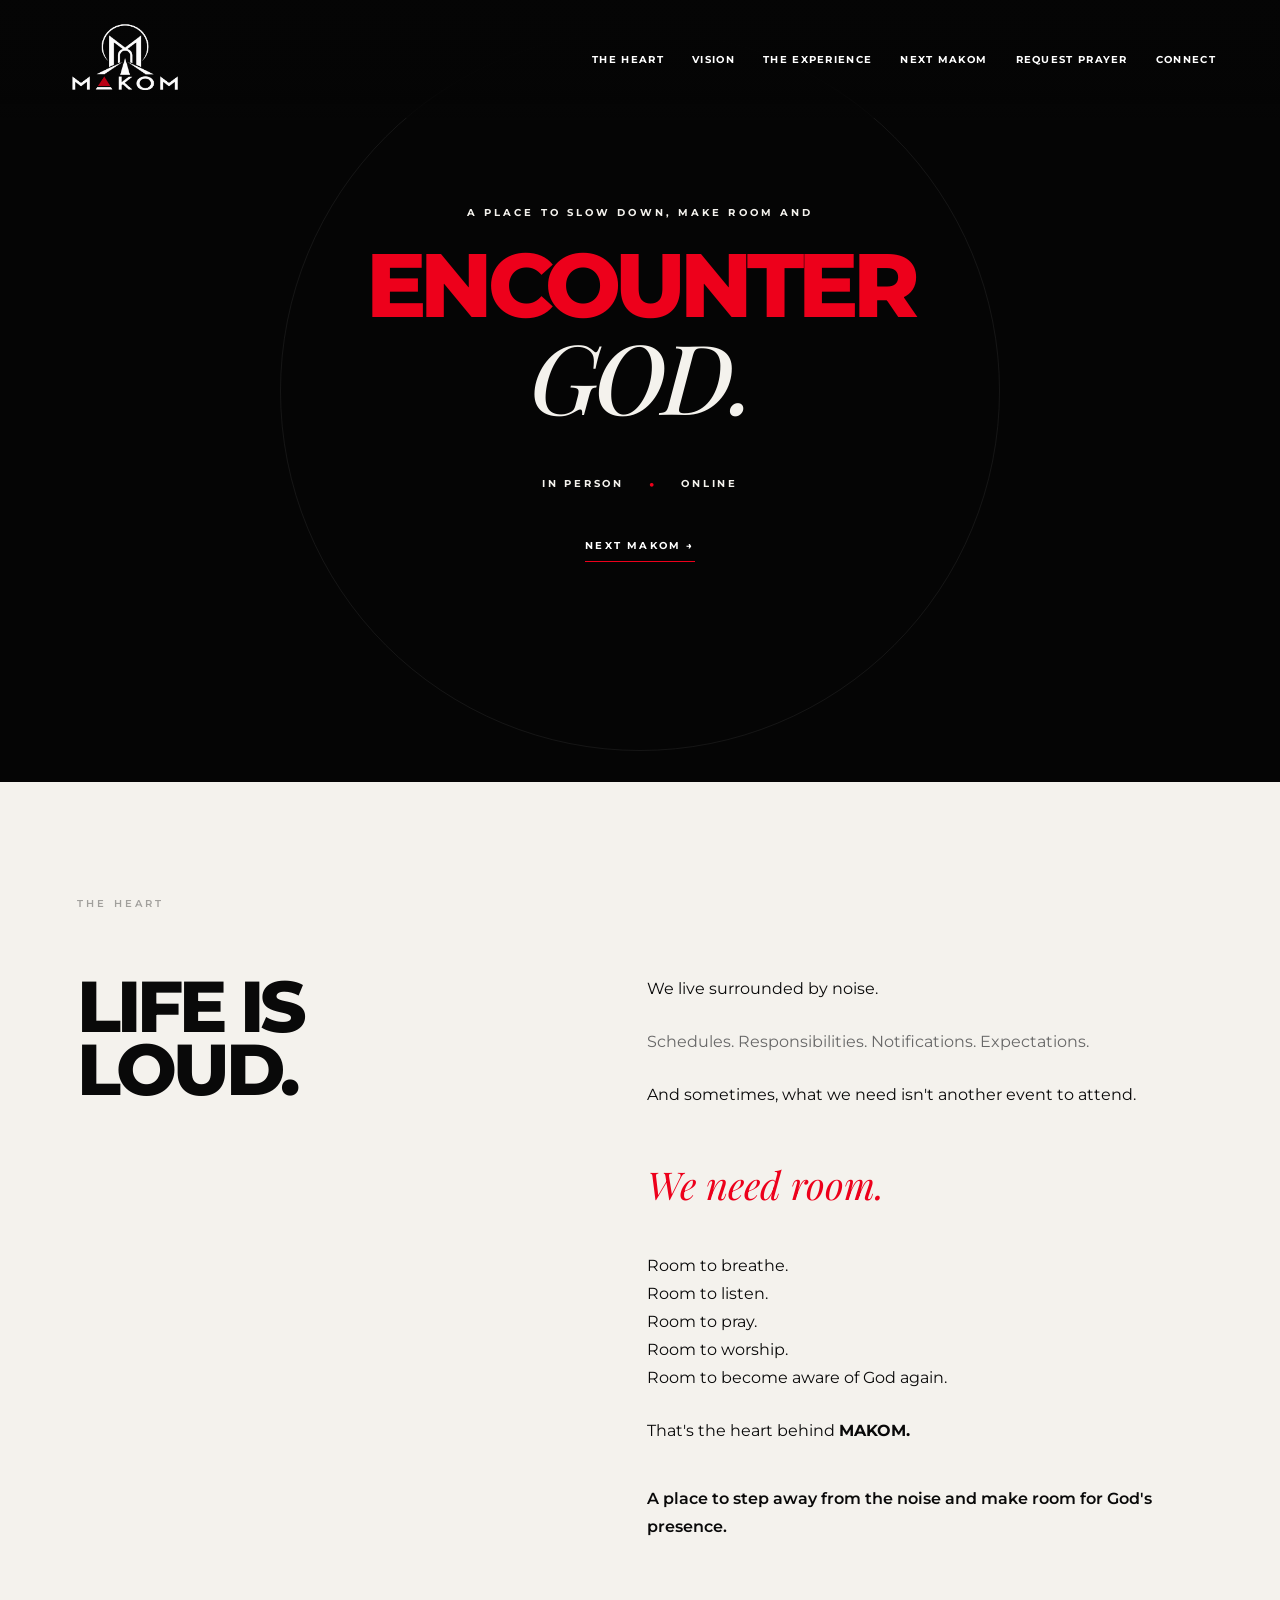
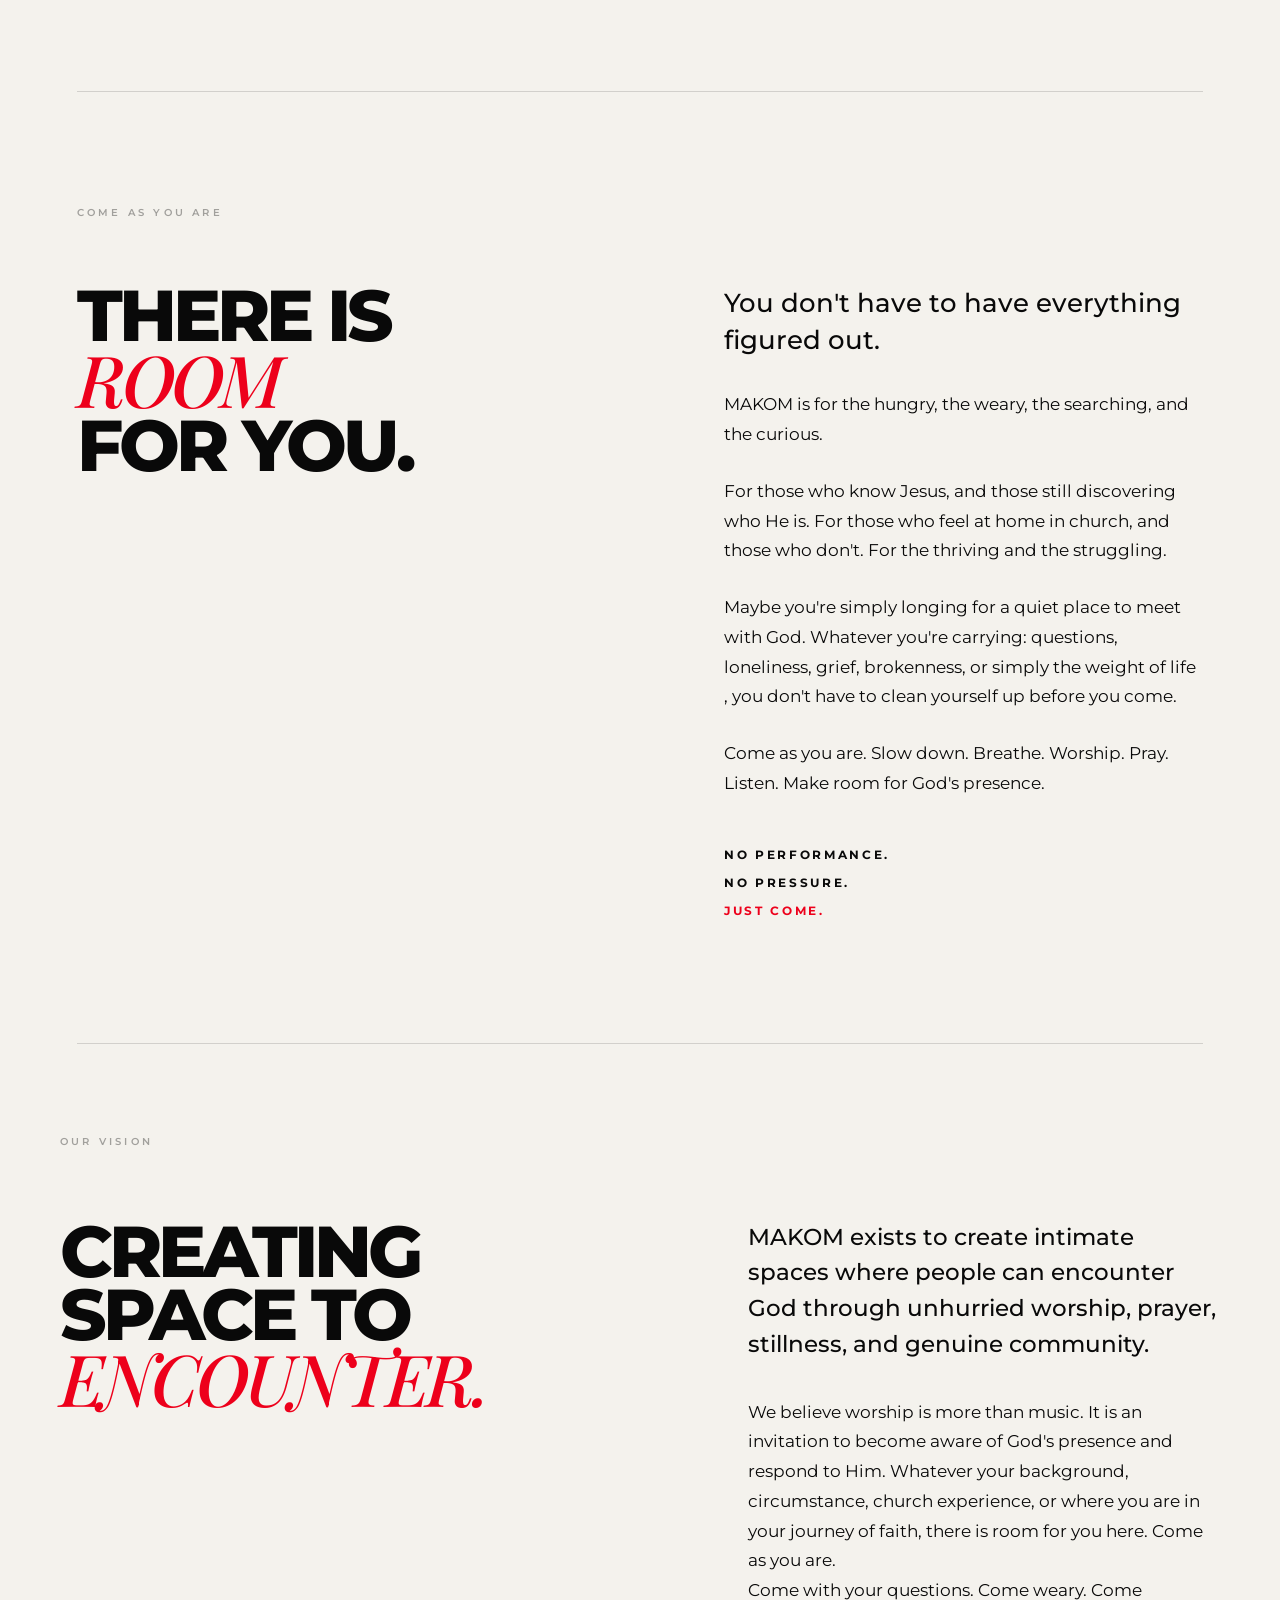
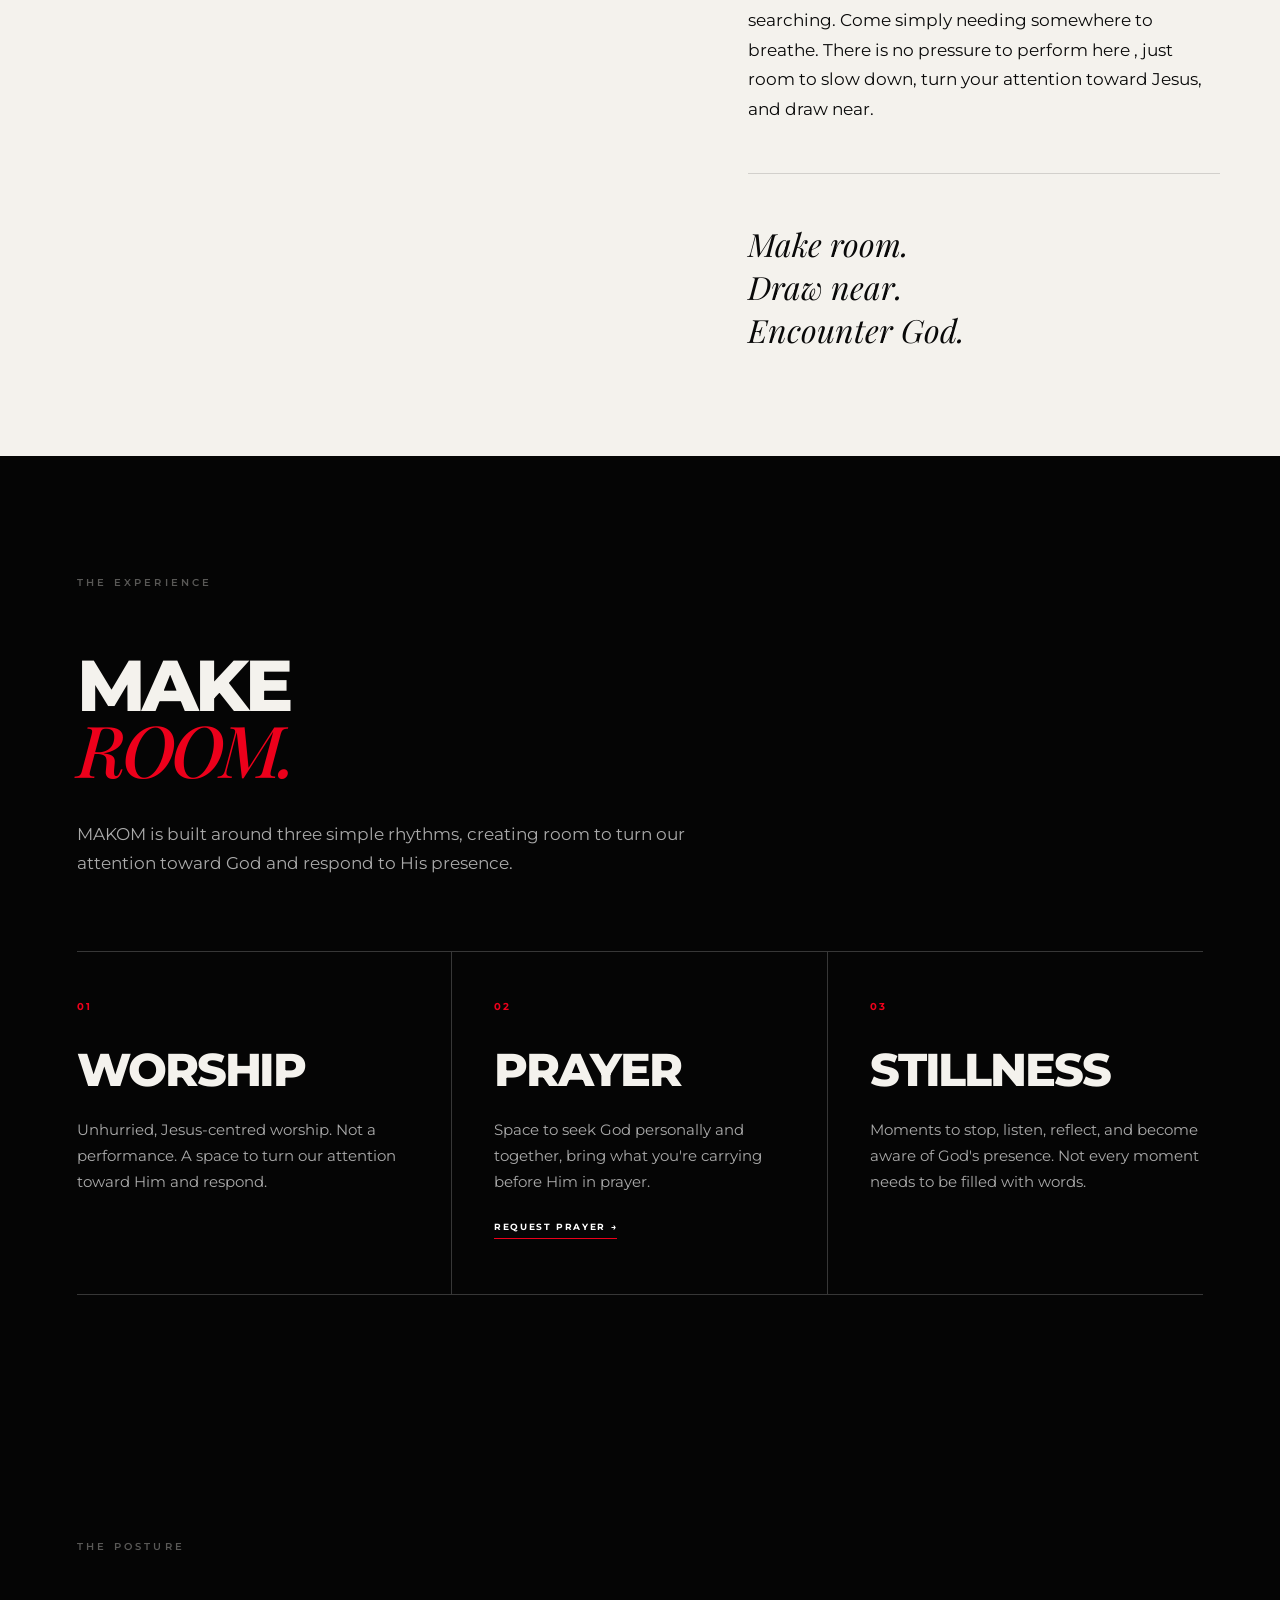
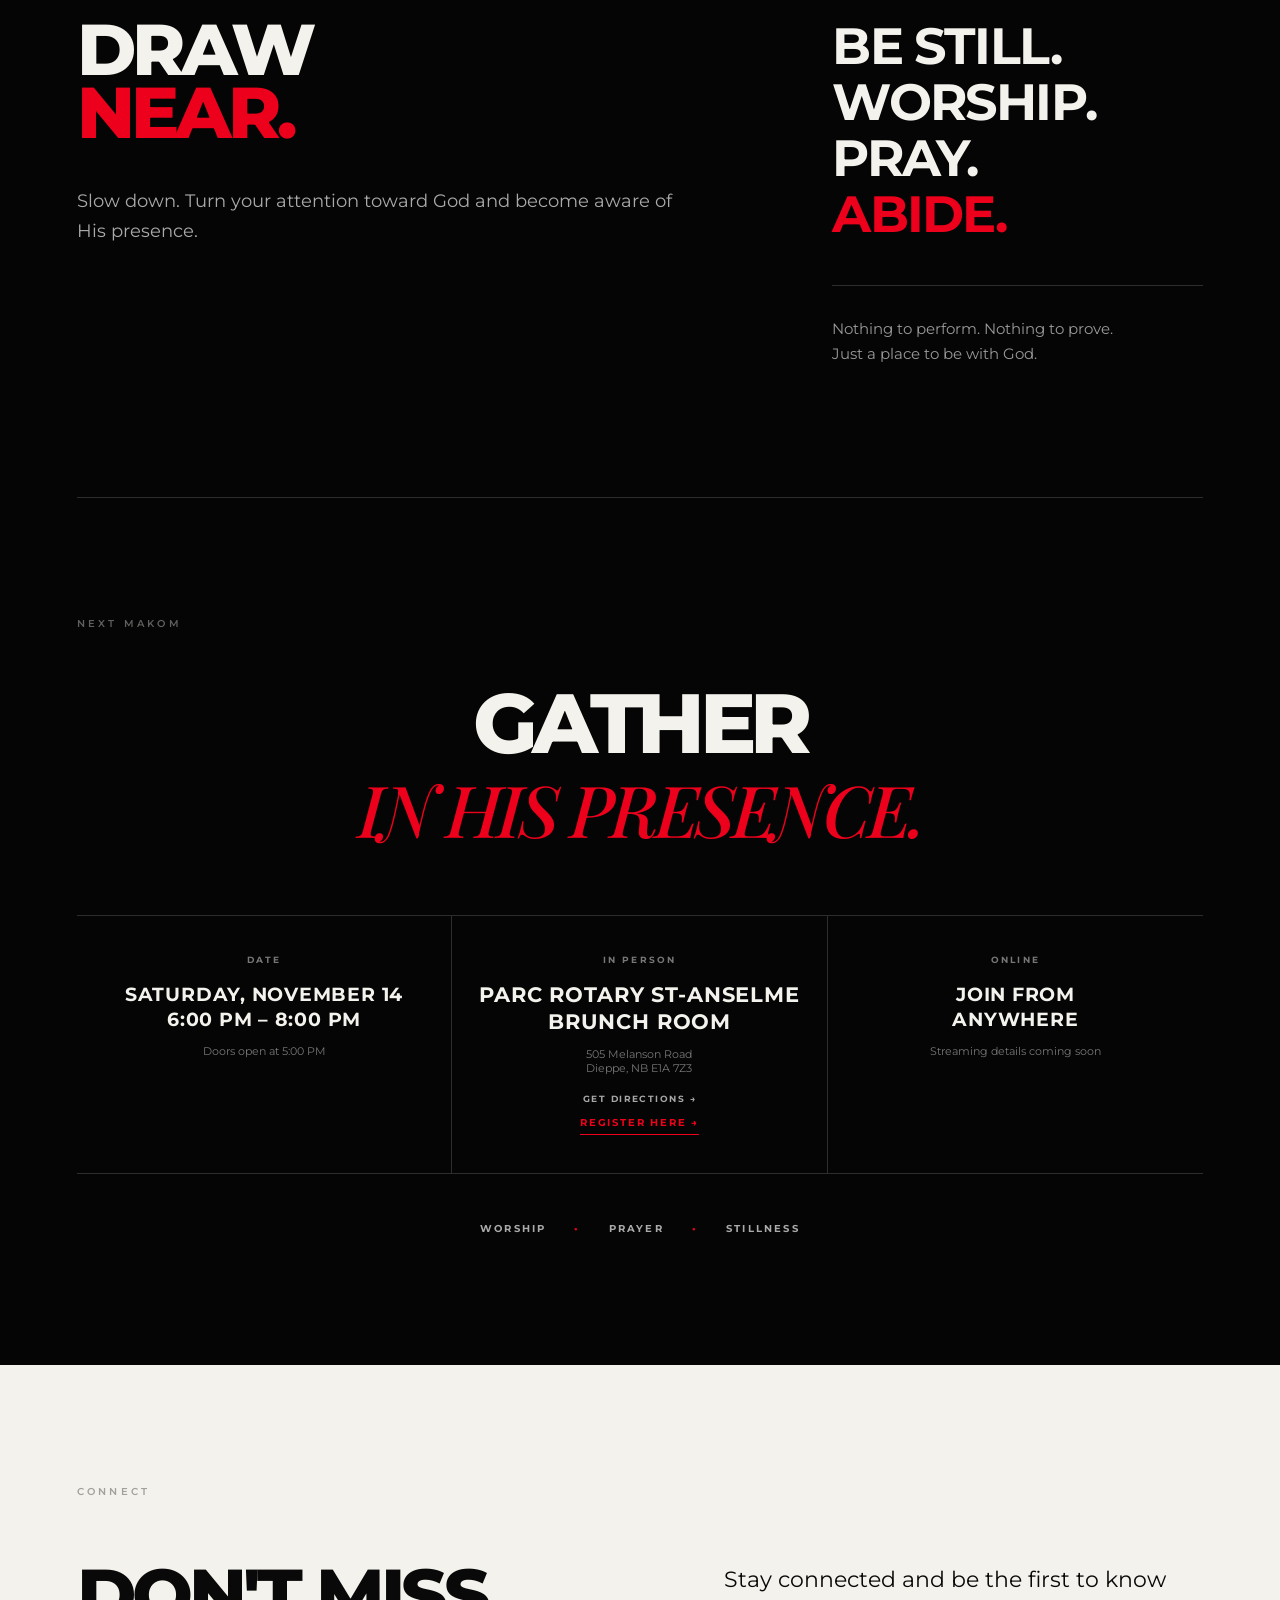
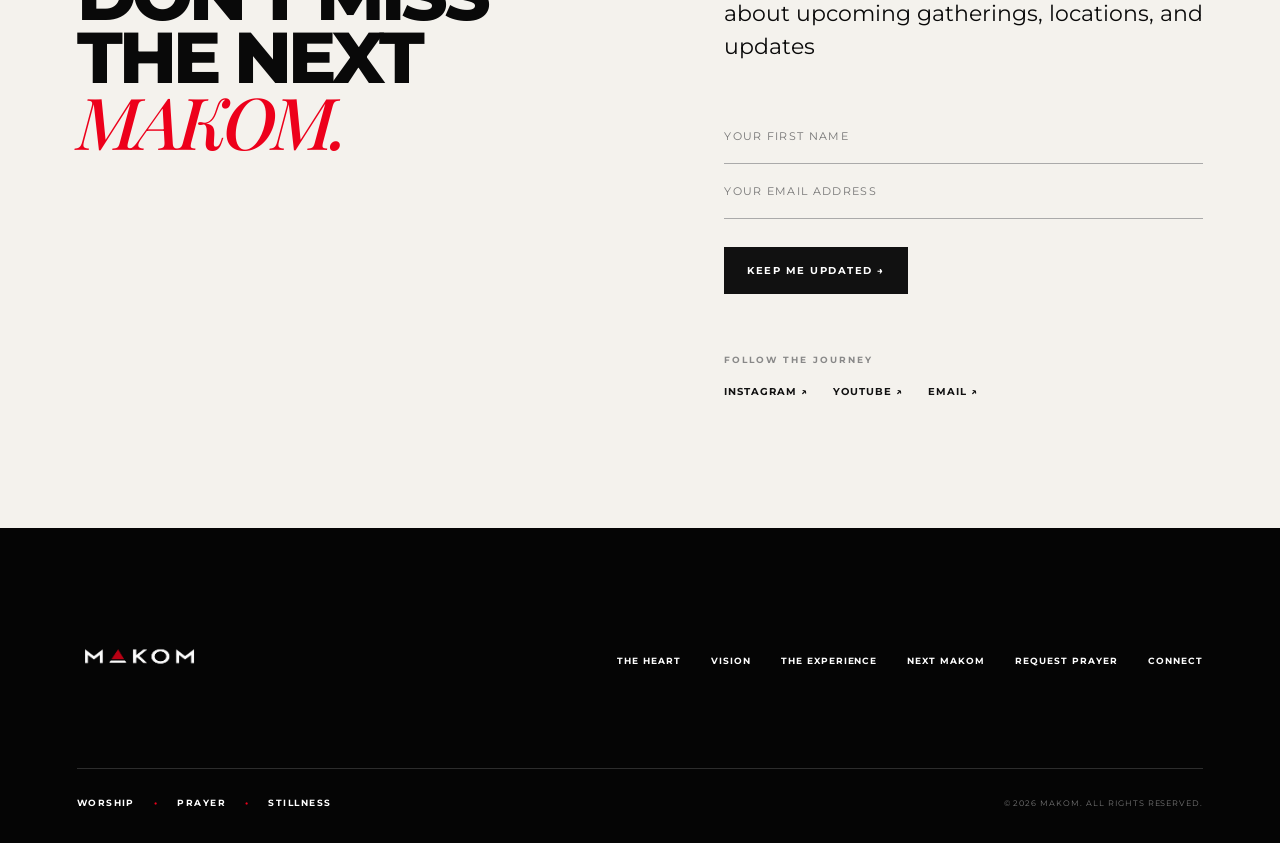
<file: index.html>
<!doctype html>
<html lang="en">

<head>
  <meta charset="UTF-8">
  <meta name="viewport" content="width=device-width, initial-scale=1.0">

  <title>MAKOM | Worship • Prayer • Stillness</title>

  <link rel="icon" type="image/png" href="/Favicon.png">
  <link rel="apple-touch-icon" href="/Favicon.png">

  <link rel="stylesheet" href="styles.css">
</head>

<body>
<header class="nav">

  <a href="#top" class="nav-logo">
    <img src="assets/makom-logo-header.png.png" alt="MAKOM">
  </a>

<!-- Desktop Navigation -->
<nav class="desktop-nav">
  <a href="#heart">The Heart</a>
  <a href="#vision">Vision</a>
  <a href="#gatherings">The Experience</a>
  <a href="#next-gathering" class="nav-button">Next Makom</a>
  <a href="prayer.html">Request Prayer</a>
  <a href="#connect">Connect</a>
</nav>

<!-- Mobile Hamburger -->
<button class="menu-toggle" aria-label="Open menu" aria-expanded="false">
  <span class="hamburger-icon">☰</span>
  <span class="close-icon">×</span>
</button>

<!-- Mobile Menu -->
<nav class="mobile-menu">
  <a href="#heart">The Heart</a>
  <a href="#vision">Vision</a>
  <a href="#gatherings">The Experience</a>
  <a href="#next-gathering" class="nav-button">Next Makom</a>
  <a href="prayer.html">Request Prayer</a>
  <a href="#connect">Connect</a>
</nav>

</header>
<main id="top">

  <!-- ========================================
       HERO
  ========================================= -->
  <section class="hero dark">

    <div class="hero-inner">

      <p class="hero-eyebrow">
        A PLACE TO SLOW DOWN, MAKE ROOM AND
      </p>

      <h1 class="hero-title">
        <span>ENCOUNTER</span>
        <em>GOD.</em>
      </h1>

      <div class="hero-access">
        <span>IN PERSON</span>
        <b>•</b>
        <span>ONLINE</span>
      </div>

      <a href="#next-gathering" class="hero-cta">
        NEXT MAKOM →
      </a>

    </div>

  </section>


  <!-- ========================================
  THE HEART
  ========================================= -->
  <section id="heart" class="light heart">

    <div class="heart-layout">

      <div class="section-label">
    THE HEART
</div>

      <div class="heart-content">

        <h2 data-content="heart.heading">
          LIFE IS<br>LOUD.
        </h2>

        <div class="heart-copy">

          <p>We live surrounded by noise.</p>

          <p class="heart-noise">
            Schedules. Responsibilities. Notifications. Expectations.
          </p>

          <p>
            And sometimes, what we need isn't another event to attend.
          </p>

          <p class="heart-emphasis">
            We need room.
          </p>

          <p>
            Room to breathe.<br>
            Room to listen.<br>
            Room to pray.<br>
            Room to worship.<br>
            Room to become aware of God again.
          </p>

          <p>
            That's the heart behind <strong>MAKOM.</strong>
          </p>

          <p class="heart-closing">
            A place to step away from the noise and make room for God's presence.
          </p>

        </div>

      </div>

    </div>

  </section>


  <!-- ========================================
COME AS YOU ARE
========================================= -->
<section class="come light">

  <div class="come-inner">

    <div class="section-label">
      COME AS YOU ARE
    </div>

    <div class="come-layout">

      <div class="come-heading">

        <h2>
          THERE IS<br>
          <em>ROOM</em><br>
          FOR YOU.
        </h2>

      </div>

      <div class="come-content">

        <p class="come-lead">
          You don't have to have everything figured out.
        </p>

        <p>
          MAKOM is for the hungry, the weary, the searching, and the curious.
        </p>

        <p>
          For those who know Jesus, and those still discovering who He is.
          For those who feel at home in church, and those who don't.
          For the thriving and the struggling.
        </p>

        <p>
          Maybe you're simply longing for a quiet place to meet with God.
          Whatever you're carrying: questions, loneliness, grief, brokenness,
          or simply the weight of life , you don't have to clean yourself up
          before you come.
        </p>

        <p>
          Come as you are. Slow down. Breathe. Worship. Pray. Listen.
          Make room for God's presence.
        </p>

        <div class="come-invitation">
          <span>NO PERFORMANCE.</span>
          <span>NO PRESSURE.</span>
          <strong>JUST COME.</strong>
        </div>

      </div>

    </div>

  </div>

</section>

  <!-- ========================================
VISION
========================================= -->
<section id="vision" class="vision light">

  <div class="vision-inner">

    <div class="section-label">
  OUR VISION
</div>

<div class="vision-layout">

  <div class="vision-heading">
    <h2>
      CREATING<br>
      SPACE TO<br>
      <em>ENCOUNTER.</em>
    </h2>
  </div>

  <div class="vision-content">

    <p class="vision-lead">
      MAKOM exists to create intimate spaces where people can encounter God
      through unhurried worship, prayer, stillness, and genuine community.
    </p>

    <p>
      We believe worship is more than music. It is an invitation to
      become aware of God's presence and respond to Him. Whatever your background,
      circumstance, church experience, or where you are in your journey of faith,
      there is room for you here. Come as you are.
    </p>

    <p>
      Come with your questions. Come weary. Come searching.
      Come simply needing somewhere to breathe. There is no pressure to perform here ,
      just room to slow down, turn your attention toward Jesus, and draw near.
    </p>

    <div class="vision-line"></div>

    <p class="vision-statement">
      Make room.<br>
      Draw near.<br>
      Encounter God.
    </p>

  </div>

</div>

</section>

  <!-- ========================================
  THE EXPERIENCE
  ========================================= -->
  <section id="gatherings" class="pillars dark">

    <div class="pillars-header">

      <div class="section-label">
      THE EXPERIENCE
      </div>

      <h2>
        MAKE<br>
        <em>ROOM.</em>
      </h2>

      <p>
        MAKOM is built around three simple rhythms, creating room
        to turn our attention toward God and respond to His presence.
      </p>

    </div>

    <div class="pillar-grid">

      <article>

        <span>01</span>

        <h3>WORSHIP</h3>

        <p>
          Unhurried, Jesus-centred worship. Not a performance.
          A space to turn our attention toward Him and respond.
        </p>

      </article>

      <article>

        <span>02</span>

        <h3>PRAYER</h3>

        <p>
          Space to seek God personally and together, bring what
          you're carrying before Him in prayer.
        </p>

        <a href="prayer.html">REQUEST PRAYER →</a>
        
      </article>

      <article>

        <span>03</span>

        <h3>STILLNESS</h3>

        <p>
          Moments to stop, listen, reflect, and become aware of
          God's presence. Not every moment needs to be filled with words.
        </p>

      </article>

    </div>

  </section>


<!-- ========================================
THE POSTURE
========================================= -->
<section class="statement dark">

  <div class="statement-inner">

    <div class="section-label">
      THE POSTURE
    </div>

    <div class="statement-layout">

      <div class="statement-heading">

        <h2>
          DRAW<span>NEAR.</span>
        </h2>

        <p class="statement-intro">
         Slow down. Turn your attention toward God
         and become aware of His presence.
        </p>

      </div>

      <div class="statement-posture">

        <h3>
          BE STILL.<br>
          WORSHIP.<br>
          PRAY.<br>
          <span>ABIDE.</span>
        </h3>

        <div class="statement-line"></div>

        <p class="statement-note">
          Nothing to perform. Nothing to prove.<br>
          Just a place to be with God.
        </p>

      </div>

    </div>

  </div>

</section>


<!-- ========================================
   NEXT MAKOM
   ======================================== -->
<section id="next-gathering" class="gathering dark">

  <div class="section-marker">
    NEXT MAKOM
  </div>

  <div class="gathering-inner">

    <h2 class="gathering-title">
      <span>GATHER</span>
      <em>IN HIS PRESENCE.</em>
    </h2>

    <div class="gathering-details">

      <!-- DATE -->
      <div class="gathering-detail">

        <span class="detail-label">
          DATE
        </span>

        <strong>
          SATURDAY, NOVEMBER 14<br>
          6:00 PM – 8:00 PM
        </strong>

        <small>
          Doors open at 5:00 PM
        </small>

      </div>


      <!-- IN PERSON -->
      <div class="gathering-detail">

        <span class="detail-label">
          IN PERSON
        </span>

        <strong>
          PARC ROTARY 
          ST-ANSELME<br>
          BRUNCH ROOM
        </strong>

        <small>
          505 Melanson Road<br>
          Dieppe, NB E1A 7Z3
        </small>

        <a
          href="https://maps.google.com/maps/?daddr=505%20Melanson%20RoadDieppe,%20NB%20E1A%207Z3"
          class="gathering-directions"
          target="_blank"
          rel="noopener noreferrer"
        >
          GET DIRECTIONS →
        </a>

        <a
          href="https://forms.gle/vVQcjPiJq5cJGrRz8"
          class="gathering-register"
          target="_blank"
          rel="noopener noreferrer"
        >
          REGISTER HERE →
        </a>

      </div>


      <!-- ONLINE -->
      <div class="gathering-detail">

        <span class="detail-label">
          ONLINE
        </span>

        <strong>
          JOIN FROM<br>
          ANYWHERE
        </strong>

        <small>
          Streaming details coming soon
        </small>

      </div>

    </div>


    <div class="gathering-values">
      <span>WORSHIP</span>
      <b>•</b>
      <span>PRAYER</span>
      <b>•</b>
      <span>STILLNESS</span>
    </div>

  </div>

</section>
  <!-- ========================================
  CONNECT
  ========================================= -->
  <section id="connect" class="connect light">

    <div class="connect-inner">

      <div class="section-label">
  CONNECT
      </div>

      <div class="connect-layout">

        <div class="connect-heading">

          <h2>
            DON'T MISS<br>
            THE NEXT<br>
            <em>MAKOM.</em>
          </h2>

        </div>

        <div class="connect-content">

          <p
            class="connect-intro"
            data-content="connect.intro"
          >
            Stay connected and be the first to know about upcoming gatherings,
            locations, and updates
          </p>

          <form
    action="https://app.kit.com/forms/9956419/subscriptions"
    method="post"
    class="connect-form"
    data-sv-form="9956419"
    data-uid="b25d362335"
>

    <input
        type="text"
        name="fields[first_name]"
        placeholder="YOUR FIRST NAME"
        aria-label="Your first name"
        required
    >

    <input
        type="email"
        name="email_address"
        placeholder="YOUR EMAIL ADDRESS"
        aria-label="Your email address"
        required
    >

    <button type="submit">
        KEEP ME UPDATED <span>→</span>
    </button>

</form>

          <div class="connect-social">

            <p>
              FOLLOW THE JOURNEY
            </p>

            <div class="connect-links">

              <a
                href="https://instagram.com/makomlive"
                target="_blank"
                rel="noopener"
              >
                INSTAGRAM ↗
              </a>

              <a
                href="https://youtube.com/@makomlive"
                target="_blank"
                rel="noopener"
              >
                YOUTUBE ↗
              </a>

              <a href="mailto:info@makomworship.com">
                EMAIL ↗
              </a>

            </div>

          </div>

        </div>

      </div>

    </div>

  </section>

</main>
<footer class="makom-footer">

  <div class="makom-footer-main">

    <div class="makom-footer-brand">
     <img src="assets/makom lockup - white.png" alt="MAKOM" class="makom-footer-logo">
    </div>

    <nav class="makom-footer-nav">
    <a href="#heart">The Heart</a>
  <a href="#vision">Vision</a>
  <a href="#gatherings">The Experience</a>
  <a href="#next-gathering" class="nav-button">Next MAKOM</a>
  <a href="prayer.html">Request Prayer</a>
  <a href="#connect">Connect</a>
    </nav>

  </div>

  <div class="makom-footer-line"></div>

  <div class="makom-footer-bottom">

    <div class="makom-footer-values">
      <span>WORSHIP</span>
      <b>•</b>
      <span>PRAYER</span>
      <b>•</b>
      <span>STILLNESS</span>
    </div>

    <p>© 2026 MAKOM. ALL RIGHTS RESERVED.</p>

  </div>

</footer>


<script>
document.addEventListener("DOMContentLoaded", function () {

    /* ========================================
       MOBILE MENU
    ======================================== */

    const menuToggle = document.querySelector(".menu-toggle");
    const mobileMenu = document.querySelector(".mobile-menu");

    if (menuToggle && mobileMenu) {

        menuToggle.addEventListener("click", function () {
            menuToggle.classList.toggle("active");
            mobileMenu.classList.toggle("active");

            const isOpen = mobileMenu.classList.contains("active");
            menuToggle.setAttribute(
                "aria-expanded",
                isOpen ? "true" : "false"
            );
        });

        mobileMenu.querySelectorAll("a").forEach(function (link) {
            link.addEventListener("click", function () {
                menuToggle.classList.remove("active");
                mobileMenu.classList.remove("active");
                menuToggle.setAttribute("aria-expanded", "false");
            });
        });

    }


    /* ========================================
       MAKOM CONNECT FORM
    ======================================== */

    const form = document.querySelector(".connect-form");

    if (form) {

        form.addEventListener("submit", async function (event) {

            event.preventDefault();

            const button = form.querySelector('button[type="submit"]');
            const originalButton = button.innerHTML;

            button.disabled = true;
            button.innerHTML = "SENDING...";

            try {

                const formData = new FormData(form);

                const response = await fetch(form.action, {
                    method: "POST",
                    body: formData,
                    headers: {
                        "Accept": "application/json"
                    }
                });

                if (!response.ok) {
                    throw new Error("Subscription failed");
                }

                form.innerHTML = `
                    <div class="connect-success">
                        <span>ALMOST THERE.</span>

                        <p>
                            Check your email to confirm your email address<br>
                            and stay connected with MAKOM.
                        </p>
                    </div>
                `;

            } catch (error) {

                button.disabled = false;
                button.innerHTML = originalButton;

                alert("Something went wrong. Please try again.");

            }

        });

    }

});
</script>

</body>
</html>
</file>
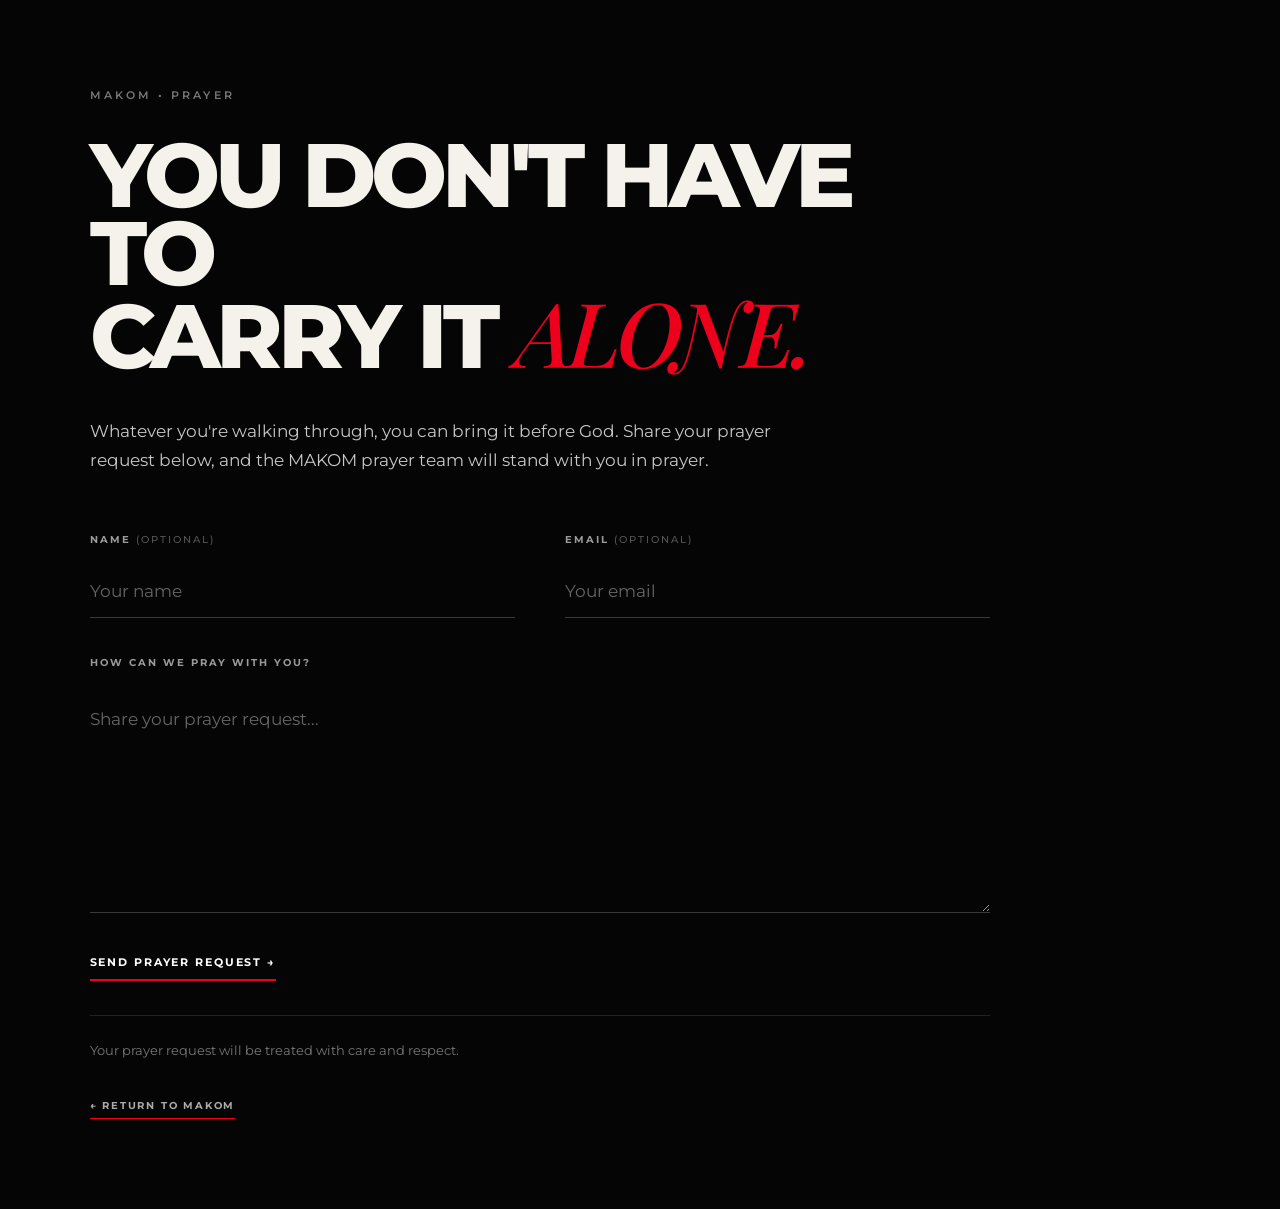
<file: prayer.html>
<!DOCTYPE html>
<html lang="en">

<head>
  <meta charset="UTF-8">
  <meta name="viewport" content="width=device-width, initial-scale=1.0">

  <title>Request Prayer | MAKOM</title>

  <link rel="stylesheet" href="styles.css">
</head>

<body class="prayer-page">

  <main class="prayer-page-wrap">

    <div class="prayer-page-inner">

      <p class="prayer-eyebrow">
        MAKOM • PRAYER
      </p>

      <h1>
        YOU DON'T HAVE TO<br>
        CARRY IT <span>ALONE.</span>
      </h1>

      <p class="prayer-intro">
        Whatever you're walking through, you can bring it before God.
        Share your prayer request below, and the MAKOM prayer team
        will stand with you in prayer.
      </p>

      <form
        class="prayer-form"
        action="https://formspree.io/f/myezppaw"
        method="POST"
      >

        <div class="prayer-field">
          <label for="name">NAME <span>(OPTIONAL)</span></label>
          <input
            type="text"
            id="name"
            name="name"
            placeholder="Your name"
          >
        </div>

        <div class="prayer-field">
          <label for="email">EMAIL <span>(OPTIONAL)</span></label>
          <input
            type="email"
            id="email"
            name="email"
            placeholder="Your email"
          >
        </div>

        <div class="prayer-field prayer-field-full">
          <label for="request">HOW CAN WE PRAY WITH YOU?</label>
          <textarea
            id="request"
            name="prayer_request"
            rows="7"
            placeholder="Share your prayer request..."
            required
          ></textarea>
        </div>

        <input
          type="hidden"
          name="_subject"
          value="New MAKOM Prayer Request"
        >

        <button type="submit" class="prayer-submit">
          SEND PRAYER REQUEST →
        </button>

      </form>

      <p class="prayer-privacy">
        Your prayer request will be treated with care and respect.
      </p>

      <a href="index.html" class="prayer-return">
        ← RETURN TO MAKOM
      </a>

    </div>

  </main>

</body>
</html>
</file>
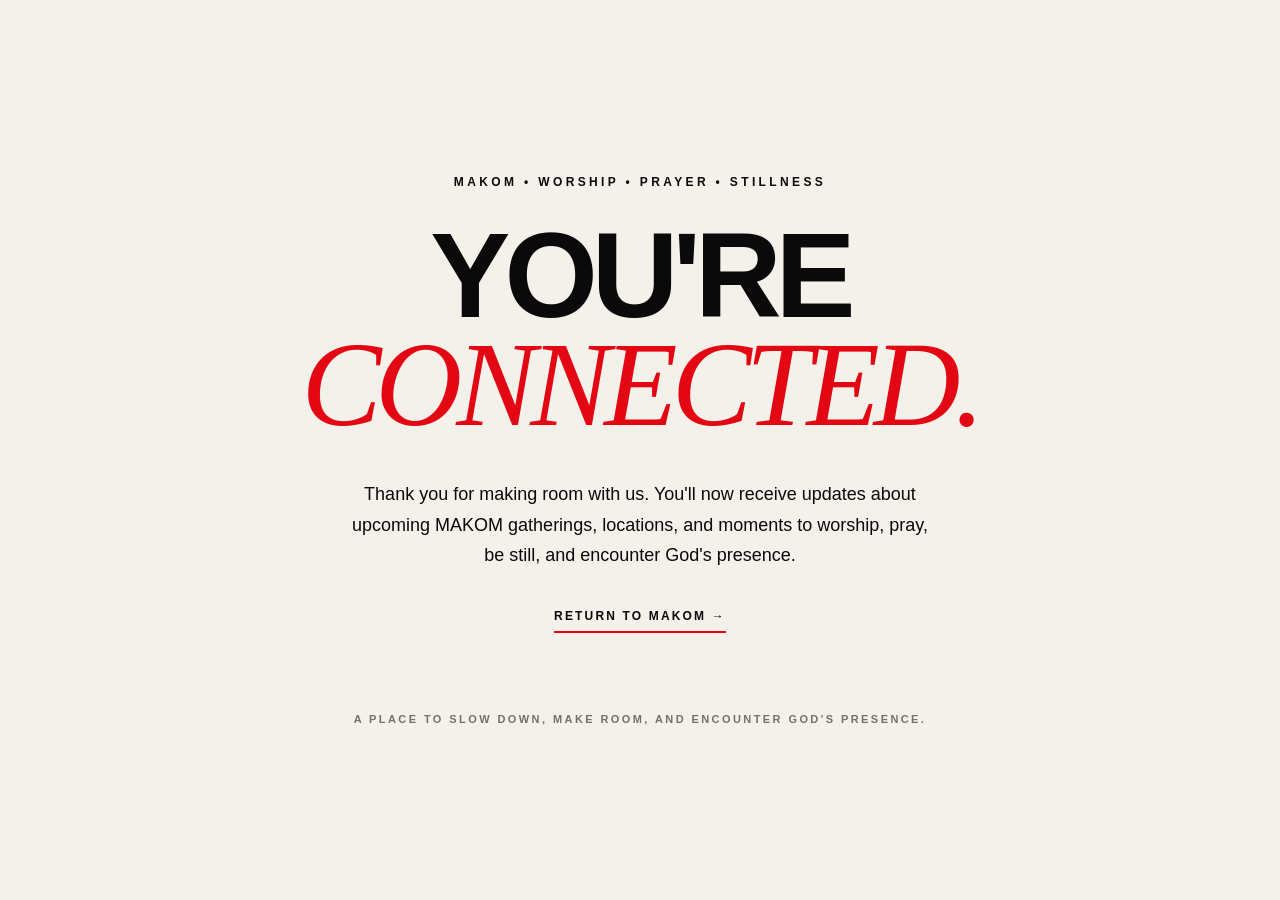
<file: thank-you.html>
<!DOCTYPE html>
<html lang="en">
<head>
  <meta charset="UTF-8">
  <meta name="viewport" content="width=device-width, initial-scale=1.0">

  <title>You're Connected | MAKOM</title>

  <link rel="stylesheet" href="styles.css">

  <style>
    body {
      margin: 0;
      background: #f4f1eb;
      color: #0a0a0a;
      font-family: Arial, sans-serif;
    }

    .thank-you-page {
      min-height: 100vh;
      display: flex;
      align-items: center;
      justify-content: center;
      padding: 40px 24px;
      box-sizing: border-box;
    }

    .thank-you-inner {
      width: 100%;
      max-width: 900px;
      text-align: center;
    }

    .thank-you-label {
      font-size: 12px;
      font-weight: 700;
      letter-spacing: 0.28em;
      text-transform: uppercase;
      margin-bottom: 32px;
    }

    .thank-you-title {
      margin: 0;
      font-size: clamp(56px, 10vw, 120px);
      line-height: 0.9;
      letter-spacing: -0.05em;
      text-transform: uppercase;
    }

    .thank-you-title span {
      color: #e30613;
      font-family: Georgia, serif;
      font-style: italic;
      font-weight: 400;
    }

    .thank-you-copy {
      max-width: 600px;
      margin: 40px auto 0;
      font-size: 18px;
      line-height: 1.7;
    }

    .thank-you-link {
      display: inline-block;
      margin-top: 38px;
      padding-bottom: 8px;
      color: #0a0a0a;
      text-decoration: none;
      text-transform: uppercase;
      font-size: 12px;
      font-weight: 700;
      letter-spacing: 0.18em;
      border-bottom: 2px solid #e30613;
    }

    .thank-you-footer {
      margin-top: 80px;
      font-size: 11px;
      font-weight: 700;
      letter-spacing: 0.22em;
      text-transform: uppercase;
      opacity: 0.55;
    }

    @media (max-width: 600px) {
      .thank-you-page {
        padding: 30px 22px;
      }

      .thank-you-copy {
        font-size: 16px;
      }

      .thank-you-footer {
        margin-top: 60px;
      }
    }
  </style>
</head>

<body>

  <main class="thank-you-page">
    <div class="thank-you-inner">

      <div class="thank-you-label">
        MAKOM • WORSHIP • PRAYER • STILLNESS
      </div>

      <h1 class="thank-you-title">
        YOU'RE<br>
        <span>CONNECTED.</span>
      </h1>

      <p class="thank-you-copy">
        Thank you for making room with us.
        You'll now receive updates about upcoming MAKOM gatherings,
        locations, and moments to worship, pray, be still, and encounter God's presence.
      </p>

      <a href="/" class="thank-you-link">
        Return to MAKOM →
      </a>

      <div class="thank-you-footer">
        A place to slow down, make room, and encounter God's presence.
      </div>

    </div>
  </main>

</body>
</html>
</file>
<file: styles.css>
@import url('https://fonts.googleapis.com/css2?family=Montserrat:wght@400;500;600;700;800&family=Playfair+Display:ital,wght@1,500&display=swap');

/* =========================================================
   MAKOM — CLEAN MASTER STYLESHEET
   ========================================================= */

:root {
  --black: #050505;
  --white: #f4f2ed;
  --red: #ed001b;
  --text-dark: #090909;
  --grey: #a9a9a9;
  --dark-line: rgba(255,255,255,.16);
  --light-line: rgba(0,0,0,.14);
  --max: 1320px;
}

*,
*::before,
*::after {
  box-sizing: border-box;
}

html {
  scroll-behavior: smooth;
  overflow-x: hidden;
}

body {
  margin: 0;
  width: 100%;
  overflow-x: hidden;
  font-family: 'Montserrat', Arial, sans-serif;
  background: var(--black);
  color: var(--white);
}

img {
  display: block;
  max-width: 100%;
}

a {
  color: inherit;
}

button,
input {
  font: inherit;
}

.dark {
  background: var(--black);
  color: var(--white);
}

.light {
  background: var(--white);
  color: var(--text-dark);
}


/* =========================================================
   HEADER / NAVIGATION
   ========================================================= */

.nav {
  position: fixed;
  top: 0;
  left: 0;
  right: 0;
  z-index: 1000;

  width: 100%;
  height: 118px;

  display: flex;
  align-items: center;
  justify-content: space-between;

  padding: 0 max(5vw, 40px);

  background:
    linear-gradient(
      180deg,
      rgba(5,5,5,.98) 0%,
      rgba(5,5,5,.92) 70%,
      rgba(5,5,5,.72) 100%
    );

  transition:
    background 0.3s ease,
    box-shadow 0.3s ease;

  box-sizing: border-box;
}

/* Header becomes solid when page scrolls */
.nav.scrolled {
  background: rgba(5,5,5,.96);
  box-shadow: 0 1px 0 rgba(255,255,255,.08);

  backdrop-filter: blur(10px);
  -webkit-backdrop-filter: blur(10px);
}

.nav-logo {
  display: block;
  flex: 0 0 auto;
  text-decoration: none;
}

.nav-logo img {
  width: 122px;
  height: auto;
}

.desktop-nav {
  display: flex;
  align-items: center;
  gap: clamp(22px, 2.2vw, 40px);
}

.desktop-nav a {
  position: relative;
  padding: 8px 0;

  color: #fff;
  text-decoration: none;
  text-transform: uppercase;

  font-size: 10px;
  font-weight: 700;
  letter-spacing: .13em;
  white-space: nowrap;
}

.desktop-nav a::after {
  content: "";
  position: absolute;
  left: 0;
  right: 100%;
  bottom: 0;

  height: 1px;
  background: var(--red);

  transition: right .25s ease;
}

.desktop-nav a:hover::after {
  right: 0;
}

.menu-toggle,
.mobile-menu {
  display: none;
}
#heart,
#vision,
#gatherings,
#next-gathering,
#connect {
  scroll-margin-top: 130px;
}

/* =========================================================
   SHARED SECTION SYSTEM
   ========================================================= */

.heart,
.come,
.vision,
.pillars,
.statement,
.gathering,
.connect {
  position: relative;
  width: 100%;
  min-height: 0;
}

.heart-layout,
.come-inner,
.vision-inner,
.statement-inner,
.connect-inner,
.pillars-header,
.pillar-grid,
.gathering-inner,
.section-marker {
  width: min(var(--max), calc(100% - 12vw));
  margin-left: auto;
  margin-right: auto;
}

.section-label,
.section-marker {
  font-size: 10px;
  font-weight: 600;
  letter-spacing: .32em;
  text-transform: uppercase;
}

.section-label {
  margin-bottom: 65px;
  opacity: .35;
}


/* =========================================================
   HERO
   ========================================================= */

.hero {
  position: relative;
  isolation: isolate;

  min-height: calc(100vh - 118px);
  min-height: calc(100svh - 118px);

  display: flex;
  align-items: center;
  justify-content: center;

  padding: 85px 6vw 100px;

  overflow: hidden;
  text-align: center;
}

/* ONLY ONE HERO CIRCLE */
.hero::before {
  content: "";
  position: absolute;
  z-index: -1;

  top: 50%;
  left: 50%;

  width: min(720px, 58vw);
  aspect-ratio: 1;

  border: 1px solid rgba(255,255,255,.065);
  border-radius: 50%;

  transform: translate(-50%, -50%);
  pointer-events: none;
}

.hero::after {
  content: none;
}

.hero-inner {
  position: relative;
  z-index: 2;

  width: min(1120px, 100%);
  margin: 0 auto;

  display: flex;
  flex-direction: column;
  align-items: center;
}

.hero-eyebrow {
  margin: 0 0 30px;

  color: var(--white);

  font-size: 10px;
  font-weight: 700;
  line-height: 1.5;
  letter-spacing: .31em;
  text-transform: uppercase;
}

.hero-title {
  width: 100%;
  margin: 0;

  font-family: 'Montserrat', Arial, sans-serif;
  font-size: clamp(76px, 8vw, 132px);
  font-weight: 800;
  line-height: .79;
  letter-spacing: -.065em;
  text-transform: uppercase;

  color: var(--red);
}

.hero-title span {
  display: block;
  white-space: nowrap;
}

/* GOD — deliberately substantial on desktop */
.hero-title em {
  display: block;

  margin-top: 24px;

  font-family: 'Playfair Display', Georgia, serif;
  font-size: .88em;
  font-weight: 500;
  line-height: .88;
  letter-spacing: -.045em;
  text-transform: uppercase;

  color: var(--white);
}

.hero-access {
  display: flex;
  align-items: center;
  justify-content: center;
  gap: 25px;

  margin-top: 58px;

  font-size: 10px;
  font-weight: 700;
  letter-spacing: .27em;
  text-transform: uppercase;
}

.hero-access b {
  color: var(--red);
  font-size: 15px;
}

.hero-cta,
.gathering-cta {
  display: inline-block;

  margin-top: 46px;
  padding-bottom: 9px;

  border-bottom: 1px solid var(--red);

  color: #fff;
  text-decoration: none;
  text-transform: uppercase;

  font-size: 10px;
  font-weight: 700;
  letter-spacing: .22em;
}


/* =========================================================
   THE HEART
   ========================================================= */

.heart {
  padding: 115px 0 125px;
}

.heart-content {
  display: grid;
  grid-template-columns: minmax(0, .9fr) minmax(0, 1.1fr);
  gap: clamp(70px, 9vw, 150px);
  align-items: start;
}

.heart-content h2 {
  margin: 0;

  font-size: clamp(64px, 6.6vw, 104px);
  font-weight: 800;
  line-height: .84;
  letter-spacing: -.065em;
}

.heart-copy {
  max-width: 610px;

  font-size: clamp(16px, 1.15vw, 19px);
  line-height: 1.75;
}

.heart-copy p {
  margin: 0 0 25px;
}

.heart-noise {
  color: #686868;
}

.heart-emphasis {
  margin: 42px 0 34px !important;

  font-family: 'Playfair Display', Georgia, serif;
  font-size: clamp(34px, 3vw, 48px);
  font-style: italic;

  color: var(--red);
}

.heart-closing {
  margin-top: 40px !important;
  font-weight: 600;
}


/* =========================================================
   COME AS YOU ARE
   ========================================================= */

.come {
  padding: 115px 0 125px;
}

.come::before,
.vision::before {
  content: "";
  position: absolute;
  top: 0;
  left: 6vw;
  right: 6vw;

  height: 1px;
  background: var(--light-line);
}

.come-layout {
  display: grid;
  grid-template-columns: minmax(0, 1fr) minmax(0, .9fr);
  gap: clamp(70px, 9vw, 150px);
  align-items: start;
}

.come-heading h2 {
  margin: 0;

  font-size: clamp(64px, 6.6vw, 104px);
  font-weight: 800;
  line-height: .84;
  letter-spacing: -.06em;
}

.come-heading em,
.vision-heading em,
.connect-heading em,
.gathering-title em,
.pillars-header em {
  font-family: 'Playfair Display', Georgia, serif;
  font-weight: 500;
  color: var(--red);
}

.come-content {
  max-width: 600px;
}

.come-content .come-lead {
  margin: 0 0 32px;

  font-size: clamp(22px, 2vw, 31px);
  font-weight: 500;
  line-height: 1.45;
}

.come-content p {
  margin: 0 0 27px;

  font-size: 17px;
  line-height: 1.75;
}

.come-invitation {
  display: flex;
  flex-direction: column;
  align-items: flex-start;
  gap: 13px;

  margin-top: 48px;

  font-size: 12px;
  font-weight: 700;
  letter-spacing: .22em;
}

.come-invitation strong {
  color: var(--red);
}


/* =========================================================
   VISION
   ========================================================= */

.vision {
  padding: 115px 0 130px;
}

.vision-layout {
  display: grid;
  grid-template-columns: minmax(0, 1.08fr) minmax(0, .92fr);
  gap: clamp(70px, 9vw, 145px);
  align-items: center;
}

.vision-symbol {
  display: none;
}

.vision-heading h2 {
  margin: 0;

  font-size: clamp(64px, 6.6vw, 104px);
  font-weight: 800;
  line-height: .88;
  letter-spacing: -.06em;
}

.vision-heading em {
  font-size: .9em;
}

.vision-content {
  max-width: 610px;
}

.vision-lead {
  margin: 0 0 35px;

  font-size: clamp(20px, 1.8vw, 27px);
  font-weight: 500;
  line-height: 1.55;
}

.vision-content > p:not(.vision-lead):not(.vision-statement) {
  margin: 0;

  font-size: 17px;
  line-height: 1.75;
}

.vision-line {
  width: 100%;
  height: 1px;

  margin: 48px 0;

  background: var(--light-line);
}

.vision-statement {
  margin: 0;

  font-family: 'Playfair Display', Georgia, serif;
  font-size: clamp(27px, 2.5vw, 40px);
  font-style: italic;
  line-height: 1.35;
}


/* =========================================================
   THE EXPERIENCE
   ========================================================= */

.pillars {
  padding: 120px 0 125px;
}

.pillars-header {
  margin-bottom: 72px;
}

.pillars-header h2 {
  margin: 0 0 35px;

  font-size: clamp(64px, 6.6vw, 104px);
  font-weight: 800;
  line-height: .82;
  letter-spacing: -.065em;
}

.pillars-header > p {
  max-width: 670px;
  margin: 0;

  color: #aaa;

  font-size: 17px;
  line-height: 1.75;
}

.pillar-grid {
  display: grid;
  grid-template-columns: repeat(3, minmax(0, 1fr));

  border-top: 1px solid var(--dark-line);
}

.pillar-grid article {
  min-width: 0;
  padding: 48px 42px 55px;

  border-right: 1px solid var(--dark-line);
}

.pillar-grid article:first-child {
  padding-left: 0;
}

.pillar-grid article:last-child {
  padding-right: 0;
  border-right: 0;
}

.pillar-grid article > span {
  display: block;

  margin-bottom: 35px;

  color: var(--red);

  font-size: 10px;
  font-weight: 700;
  letter-spacing: .2em;
}

.pillar-grid h3 {
  margin: 0 0 25px;

  font-size: clamp(38px, 3.6vw, 58px);
  font-weight: 800;
  line-height: .95;
  letter-spacing: -.045em;
}

.pillar-grid p {
  max-width: 340px;
  margin: 0;

  color: #aaa;

  font-size: 15px;
  line-height: 1.75;
}

.pillar-grid a {
  display: inline-block;

  margin-top: 25px;
  padding-bottom: 6px;

  border-bottom: 1px solid var(--red);

  color: #fff;
  text-decoration: none;

  font-size: 9px;
  font-weight: 700;
  letter-spacing: .18em;
}


/* =========================================================
   THE POSTURE
   ========================================================= */

.statement {
  padding: 120px 0 130px;
}

.statement-inner {
  width: min(var(--max), calc(100% - 12vw));
  margin: 0 auto;
}

.statement-layout {
  display: grid;
  grid-template-columns: minmax(0, 1.1fr) minmax(340px, .65fr);
  gap: clamp(80px, 10vw, 170px);
  align-items: start;
}

.statement-heading h2 {
  margin: 0;

  font-size: clamp(64px, 6.6vw, 104px);
  font-weight: 800;
  line-height: .82;
  letter-spacing: -.065em;
}

.statement-heading h2 span {
  display: block;
  color: var(--red);
}

.statement-intro {
  max-width: 650px;
  margin: 42px 0 0;

  color: #aaa;

  font-size: 18px;
  line-height: 1.7;
}

.statement-posture h3 {
  margin: 0;

  font-size: clamp(42px, 4vw, 64px);
  font-weight: 700;
  line-height: 1.1;
  letter-spacing: -.035em;
}

.statement-posture h3 span {
  color: var(--red);
}

.statement-line {
  width: 100%;
  height: 1px;

  margin: 42px 0 30px;

  background: var(--dark-line);
}

.statement-note {
  margin: 0;

  color: #999;

  font-size: 15px;
  line-height: 1.7;
}


/* =========================================================
   NEXT MAKOM
   ========================================================= */

.gathering {
  padding: 120px 0 130px;
  text-align: center;
}

.gathering::before {
  content: "";
  position: absolute;
  top: 0;
  left: 6vw;
  right: 6vw;

  height: 1px;
  background: var(--dark-line);
}

.section-marker {
  margin-bottom: 58px;
  opacity: .38;
  text-align: left;
}

.gathering-inner {
  text-align: center;
}

.gathering-title {
  margin: 0 0 75px;
}

.gathering-title span {
  display: block;

  font-size: clamp(64px, 6.6vw, 104px);
  font-weight: 800;
  line-height: .82;
  letter-spacing: -.065em;
}

.gathering-title em {
  display: block;

  margin-top: 20px;

  font-size: clamp(38px, 4.5vw, 67px);
  line-height: 1;
}

.gathering-details {
  display: grid;
  grid-template-columns: repeat(3, minmax(0, 1fr));

  border-top: 1px solid var(--dark-line);
  border-bottom: 1px solid var(--dark-line);
}

.gathering-detail {
  min-width: 0;
  padding: 38px 25px;

  border-right: 1px solid var(--dark-line);
}

.gathering-detail:last-child {
  border-right: 0;
}

.detail-label {
  display: block;

  margin-bottom: 17px;

  color: #777;

  font-size: 9px;
  font-weight: 700;
  letter-spacing: .23em;
}

.gathering-detail strong {
  display: block;

  font-size: clamp(18px, 1.5vw, 24px);
  line-height: 1.3;
  letter-spacing: .04em;
}

.gathering-detail small {
  display: block;

  margin-top: 12px;

  color: #777;

  font-size: 11px;
}

.gathering-values {
  display: flex;
  justify-content: center;
  align-items: center;
  gap: 28px;

  margin-top: 48px;

  color: #aaa;

  font-size: 10px;
  font-weight: 700;
  letter-spacing: .22em;
}

.gathering-values b {
  color: var(--red);
}

.gathering-cta {
  margin-top: 43px;
}


/* =========================================================
   CONNECT
   ========================================================= */

.connect {
  padding: 120px 0 130px;
}

.connect-layout {
  display: grid;
  grid-template-columns: minmax(0, 1fr) minmax(0, .9fr);
  gap: clamp(70px, 9vw, 145px);
  align-items: start;
}

.connect-heading h2 {
  margin: 0;

  font-size: clamp(64px, 6.6vw, 104px);
  font-weight: 800;
  line-height: .87;
  letter-spacing: -.06em;
}

.connect-content {
  max-width: 610px;
}

.connect-intro {
  margin: 0 0 45px;

  font-size: clamp(20px, 1.7vw, 27px);
  line-height: 1.55;
}

.connect-form {
  display: grid;
  grid-template-columns: 1fr;
}

.connect-form input {
  width: 100%;
  min-width: 0;

  padding: 20px 0;

  border: 0;
  border-bottom: 1px solid #aaa;
  border-radius: 0;
  outline: none;

  background: transparent;
  color: #111;

  font-size: 11px;
  letter-spacing: .12em;
}

.connect-form button {
  justify-self: start;

  margin-top: 28px;
  padding: 16px 22px;

  border: 1px solid #111;

  background: #111;
  color: #fff;

  cursor: pointer;

  font-size: 10px;
  font-weight: 700;
  letter-spacing: .15em;
}

.connect-social {
  margin-top: 60px;
}

.connect-social > p {
  margin: 0 0 20px;

  color: #888;

  font-size: 9px;
  font-weight: 700;
  letter-spacing: .22em;
}

.connect-links {
  display: flex;
  flex-wrap: wrap;
  gap: 25px;
}

.connect-links a {
  color: #111;
  text-decoration: none;

  font-size: 10px;
  font-weight: 700;
  letter-spacing: .1em;
}


/* =========================================================
   FOOTER — CONTAINED, NOT EDGE-TO-EDGE
   ========================================================= */

.makom-footer {
  width: 100%;

  padding: 70px 6vw 35px;

  background: var(--black);
  color: #fff;
}

.makom-footer-main,
.makom-footer-line,
.makom-footer-bottom {
  width: min(1180px, 100%);
  margin-left: auto;
  margin-right: auto;
}

.makom-footer-main {
  display: flex;
  align-items: center;
  justify-content: space-between;
  gap: 55px;

  padding-bottom: 45px;
}

.makom-footer-logo {
  width: 125px;
  height: auto;
}

.makom-footer-nav {
  display: flex;
  justify-content: flex-end;
  align-items: center;
  flex-wrap: wrap;
  gap: 18px 30px;
}

.makom-footer-nav a {
  color: #fff;
  text-decoration: none;
  text-transform: uppercase;

  font-size: 9px;
  font-weight: 700;
  letter-spacing: .11em;
}

.makom-footer-line {
  height: 1px;
  background: var(--dark-line);
}

.makom-footer-bottom {
  display: flex;
  justify-content: space-between;
  align-items: center;
  gap: 30px;

  padding-top: 28px;
}

.makom-footer-values {
  display: flex;
  align-items: center;
  gap: 19px;

  font-size: 9px;
  font-weight: 700;
  letter-spacing: .16em;
}

.makom-footer-values b {
  color: var(--red);
}

.makom-footer-bottom p {
  margin: 0;

  color: #777;

  font-size: 8px;
  letter-spacing: .12em;
}


/* =========================================================
   TABLET
   ========================================================= */

@media (max-width: 1050px) {

  .nav {
    padding-left: 32px;
    padding-right: 32px;
  }

  .desktop-nav {
    gap: 18px;
  }

  .desktop-nav a {
    font-size: 9px;
  }

  .heart-content,
  .come-layout,
  .vision-layout,
  .connect-layout {
    gap: 60px;
  }

  .statement-layout {
    gap: 70px;
  }
}


/* =========================================================
   MOBILE
   ========================================================= */

@media (max-width: 768px) {

  /* ---------- Header ---------- */

  .nav {
    position: absolute;
    top: 0;
    left: 0;

    height: 145px;

    padding: 0;

    background:
      linear-gradient(
        180deg,
        rgba(5,5,5,.96),
        rgba(5,5,5,.2),
        transparent
      );
  }

  .nav-logo {
    position: absolute;
    top: 52px;
    left: 32px;
    z-index: 1002;
  }

  .nav-logo img {
    width: 105px;
  }

  .desktop-nav {
    display: none;
  }

  .menu-toggle {
    display: flex;

    position: absolute;
    top: 49px;
    right: 27px;
    z-index: 1003;

    width: 50px;
    height: 50px;

    align-items: center;
    justify-content: center;

    padding: 0;
    border: 0;

    background: transparent;
    color: #fff;

    cursor: pointer;
  }

  .hamburger-icon,
  .close-icon {
    font-size: 0;
  }

  .hamburger-icon {
    display: block;

    position: relative;

    width: 34px;
    height: 3px;

    background: #fff;
  }

  .hamburger-icon::before,
  .hamburger-icon::after {
    content: "";

    position: absolute;
    left: 0;

    width: 34px;
    height: 3px;

    background: #fff;
  }

  .hamburger-icon::before {
    top: -10px;
  }

  .hamburger-icon::after {
    top: 10px;
  }

  .close-icon {
    display: none;
  }

  .menu-toggle.active .hamburger-icon {
    display: none;
  }

  .menu-toggle.active .close-icon {
    display: block;

    position: relative;

    width: 34px;
    height: 34px;
  }

  .menu-toggle.active .close-icon::before,
  .menu-toggle.active .close-icon::after {
    content: "";

    position: absolute;
    top: 2px;
    left: 16px;

    width: 3px;
    height: 30px;

    background: #fff;
  }

  .menu-toggle.active .close-icon::before {
    transform: rotate(45deg);
  }

  .menu-toggle.active .close-icon::after {
    transform: rotate(-45deg);
  }

  .mobile-menu {
    display: flex;

    position: fixed;
    inset: 0;
    z-index: 1001;

    width: 100%;
    height: 100dvh;

    flex-direction: column;
    align-items: center;
    justify-content: center;
    gap: 27px;

    padding: 120px 25px 50px;

    background: var(--black);

    opacity: 0;
    visibility: hidden;
    pointer-events: none;

    transition:
      opacity .25s ease,
      visibility .25s ease;
  }

  .mobile-menu.active {
    opacity: 1;
    visibility: visible;
    pointer-events: auto;
  }

  .mobile-menu a {
    color: #fff;
    text-decoration: none;
    text-transform: uppercase;

    font-size: 18px;
    font-weight: 700;
    letter-spacing: .1em;
  }


  /* ---------- Shared mobile spacing ---------- */

  .heart,
  .come,
  .vision,
  .pillars,
  .statement,
  .gathering,
  .connect {
    min-height: 0;
    height: auto;

    padding-top: 78px;
    padding-bottom: 82px;
  }

  .heart-layout,
  .come-inner,
  .vision-inner,
  .statement-inner,
  .connect-inner,
  .pillars-header,
  .pillar-grid,
  .gathering-inner,
  .section-marker {
    width: calc(100% - 48px);
  }

  .section-label {
    margin-bottom: 40px;
  }


  /* ---------- Hero ---------- */

  .hero {
    min-height: 100svh;

    padding: 185px 24px 75px;
  }

  .hero::before {
    width: 116vw;
    max-width: none;

    top: 55%;

    transform: translate(-50%, -50%);
  }

  .hero-inner {
    width: 100%;
    max-width: 100%;
  }

  .hero-eyebrow {
    max-width: 100%;

    margin-bottom: 27px;

    font-size: 9px;
    line-height: 1.65;
    letter-spacing: .23em;
  }

  .hero-title {
    width: 100%;

    font-size: clamp(43px, 13.2vw, 62px);
    line-height: .86;
    letter-spacing: -.055em;
  }

  .hero-title span {
    white-space: nowrap;
  }

  .hero-title em {
    margin-top: 15px;

    font-size: 1.02em;
    line-height: .9;
  }

  .hero-access {
    gap: 18px;

    margin-top: 43px;

    font-size: 9px;
    letter-spacing: .22em;
  }

  .hero-cta {
    margin-top: 43px;
  }


  /* ---------- Heart ---------- */

  .heart-content {
    display: block;
  }

  .heart-content h2 {
    margin: 0 0 40px;

    font-size: clamp(48px, 13.5vw, 64px);
    line-height: .86;
  }

  .heart-copy {
    max-width: 100%;

    font-size: 16px;
    line-height: 1.7;
  }

  .heart-copy p {
    margin-bottom: 23px;
  }

  .heart-emphasis {
    margin: 34px 0 29px !important;

    font-size: 38px;
  }


  /* ---------- Come ---------- */

  .come::before,
  .vision::before,
  .gathering::before {
    left: 24px;
    right: 24px;
  }

  .come-layout {
    display: block;
  }

  .come-heading h2 {
    margin: 0 0 40px;

    font-size: clamp(48px, 13.5vw, 64px);
    line-height: .86;
  }

  .come-content {
    max-width: 100%;
  }

  .come-content .come-lead {
    margin-bottom: 26px;

    font-size: 23px;
  }

  .come-content p {
    font-size: 16px;
    line-height: 1.7;
  }

  .come-invitation {
    margin-top: 35px;
  }


  /* ---------- Vision ---------- */

  .vision-layout {
    display: block;
  }

  .vision-symbol {
    width: 58px;
    margin-bottom: 32px;
  }

  .vision-heading {
    margin: 0 0 42px;
  }

  .vision-heading h2 {
    margin: 0;

    font-size: clamp(48px, 13.5vw, 64px);
    line-height: .91;
  }

  .vision-content {
    max-width: 100%;
    margin: 0;
  }

  .vision-lead {
    margin: 0 0 28px;

    font-size: 20px;
    line-height: 1.55;
  }

  .vision-content > p:not(.vision-lead):not(.vision-statement) {
    font-size: 16px;
    line-height: 1.7;
  }

  .vision-line {
    margin: 34px 0;
  }

  .vision-statement {
    font-size: 25px;
  }


  /* ---------- Experience ---------- */

  .pillars-header {
    margin-bottom: 42px;
  }

  .pillars-header h2 {
    margin-bottom: 28px;

    font-size: clamp(48px, 13.5vw, 64px);
    line-height: .86;
  }

  .pillars-header > p {
    font-size: 16px;
    line-height: 1.7;
  }

  .pillar-grid {
    grid-template-columns: 1fr;
  }

  .pillar-grid article,
  .pillar-grid article:first-child,
  .pillar-grid article:last-child {
    min-height: 0;

    padding: 34px 0 39px;

    border-right: 0;
    border-bottom: 1px solid var(--dark-line);
  }

  .pillar-grid article:last-child {
    border-bottom: 0;
  }

  .pillar-grid article > span {
    margin-bottom: 25px;
  }

  .pillar-grid h3 {
    margin-bottom: 18px;

    font-size: clamp(35px, 10vw, 45px);
  }

  .pillar-grid p {
    max-width: 100%;

    font-size: 16px;
  }


  /* ---------- Posture ---------- */

  .statement-layout {
    display: block;
  }

  .statement-heading h2 {
    margin: 0;

    font-size: clamp(48px, 13.5vw, 64px);
    line-height: .86;
  }

  .statement-intro {
    max-width: 100%;

    margin: 26px 0 0;

    font-size: 16px;
    line-height: 1.65;
  }

  .statement-posture {
    margin-top: 48px;
  }

  .statement-posture h3 {
    font-size: clamp(38px, 10.5vw, 48px);
    line-height: 1.08;
  }

  .statement-line {
    margin: 34px 0 25px;
  }


  /* ---------- Next MAKOM ---------- */

  .section-marker {
    margin-bottom: 42px;
  }

  .gathering-title {
    margin-bottom: 44px;
  }

  .gathering-title span {
    font-size: clamp(48px, 13.5vw, 64px);
    line-height: .86;
  }

  .gathering-title em {
    margin-top: 11px;

    font-size: clamp(29px, 8.5vw, 41px);
  }

  .gathering-details {
    grid-template-columns: 1fr;
  }

  .gathering-detail {
    padding: 25px 0;

    border-right: 0;
    border-bottom: 1px solid var(--dark-line);
  }

  .gathering-detail:last-child {
    border-bottom: 0;
  }

  .gathering-values {
    flex-wrap: wrap;
    gap: 15px 19px;

    margin-top: 39px;
  }

  .gathering-cta {
    margin-top: 38px;
  }


  /* ---------- Connect ---------- */

  .connect-layout {
    display: block;
  }

  .connect-heading {
    margin: 0 0 44px;
  }

  .connect-heading h2 {
    margin: 0;

    font-size: clamp(48px, 13.5vw, 64px);
    line-height: .9;
  }

  .connect-content {
    max-width: 100%;
  }

  .connect-intro {
    margin: 0 0 35px;

    font-size: 19px;
    line-height: 1.55;
  }

  .connect-social {
    margin-top: 48px;
  }

  .connect-links {
    gap: 17px 24px;
  }


  /* ---------- Footer ---------- */

  .makom-footer {
    padding: 58px 24px 30px;
  }

  .makom-footer-main,
  .makom-footer-line,
  .makom-footer-bottom {
    width: 100%;
    max-width: 100%;
  }

  .makom-footer-main {
    display: block;
    padding-bottom: 38px;
  }

  .makom-footer-logo {
    width: 115px;
  }

  .makom-footer-nav {
    margin-top: 35px;

    flex-direction: column;
    align-items: flex-start;
    justify-content: flex-start;
    gap: 16px;
  }

  .makom-footer-bottom {
    padding-top: 27px;

    flex-direction: column;
    align-items: flex-start;
    gap: 22px;
  }

  .makom-footer-values {
    flex-wrap: wrap;
    gap: 12px 16px;
  }

}


/* =========================================================
   VERY SMALL PHONES
   ========================================================= */

@media (max-width: 390px) {

  .nav-logo {
    left: 24px;
  }

  .menu-toggle {
    right: 20px;
  }

  .hero {
    padding-left: 18px;
    padding-right: 18px;
  }

  .hero-title {
    font-size: clamp(45px, 15vw, 58px);
  }

  .hero-eyebrow {
    font-size: 8px;
    letter-spacing: .19em;
  }

  .hero-access {
    gap: 13px;
    font-size: 8px;
  }

  .heart-layout,
  .come-inner,
  .vision-inner,
  .statement-inner,
  .connect-inner,
  .pillars-header,
  .pillar-grid,
  .gathering-inner,
  .section-marker {
    width: calc(100% - 40px);
  }
}

/* =========================================
   FINAL DESKTOP REFINEMENTS
   ========================================= */
@media (min-width: 769px) {
  .vision {
    padding-top: 105px;
    padding-bottom: 115px;
  }

  .vision-layout {
    align-items: center;
  }

  .vision-heading {
    padding-top: 0;
  }

  .vision-heading h2 {
    font-size: clamp(64px, 6.6vw, 104px);
    line-height: .86;
  }
}

/* =========================================================
   PRAYER PAGE
   ========================================================= */
body.prayer-page {
  min-height: 100vh;
  background: var(--black);
  color: var(--white);
}

.prayer-page-wrap {
  min-height: 100vh;
  display: flex;
  align-items: center;
  padding: 90px 6vw;
}

.prayer-page-inner {
  width: min(900px, 100%);
  margin: 0 auto;
}

.prayer-eyebrow {
  margin: 0 0 28px;
  color: #aaa;
  font-size: 10px;
  font-weight: 700;
  letter-spacing: .28em;
  text-transform: uppercase;
}

.prayer-page-inner h1 {
  margin: 0 0 32px;
  font-size: clamp(58px, 6.5vw, 102px);
  font-weight: 800;
  line-height: .86;
  letter-spacing: -.055em;
}

.prayer-page-inner h1 span { color: var(--red); }

.prayer-intro {
  max-width: 760px;
  margin: 0 0 52px;
  color: #c8c8c8;
  font-size: 17px;
  line-height: 1.75;
}

.prayer-form {
  display: grid;
  grid-template-columns: repeat(2, minmax(0, 1fr));
  gap: 30px 35px;
}

.prayer-field { display: flex; flex-direction: column; gap: 11px; }
.prayer-field-full { grid-column: 1 / -1; }

.prayer-field label {
  font-size: 9px;
  font-weight: 700;
  letter-spacing: .18em;
  text-transform: uppercase;
}
.prayer-field label span { color: #777; font-weight: 500; }

.prayer-field input,
.prayer-field textarea {
  width: 100%;
  min-width: 0;
  padding: 16px 0;
  border: 0;
  border-bottom: 1px solid rgba(255,255,255,.3);
  border-radius: 0;
  outline: none;
  background: transparent;
  color: #fff;
  font-family: inherit;
  font-size: 15px;
}
.prayer-field textarea {
  min-height: 170px;
  resize: vertical;
  border: 1px solid rgba(255,255,255,.3);
  padding: 18px;
}
.prayer-field input::placeholder, .prayer-field textarea::placeholder { color: #777; }
.prayer-field input:focus, .prayer-field textarea:focus { border-color: var(--red); }

.prayer-submit {
  grid-column: 1 / -1;
  justify-self: start;
  margin-top: 8px;
  padding: 16px 22px;
  border: 1px solid var(--white);
  background: var(--white);
  color: var(--black);
  cursor: pointer;
  font-size: 10px;
  font-weight: 700;
  letter-spacing: .16em;
  text-transform: uppercase;
}
.prayer-submit:hover { background: var(--red); border-color: var(--red); color: #fff; }

.prayer-privacy {
  margin: 28px 0 0;
  color: #777;
  font-size: 12px;
  line-height: 1.6;
}
.prayer-return {
  display: inline-block;
  margin-top: 48px;
  padding-bottom: 6px;
  border-bottom: 1px solid var(--red);
  color: #fff;
  text-decoration: none;
  font-size: 9px;
  font-weight: 700;
  letter-spacing: .16em;
}

@media (max-width: 768px) {
  .prayer-page-wrap { align-items: flex-start; padding: 85px 24px 65px; }
  .prayer-page-inner h1 { font-size: clamp(48px, 13.5vw, 64px); }
  .prayer-intro { margin-bottom: 40px; font-size: 16px; line-height: 1.7; }
  .prayer-form { grid-template-columns: 1fr; gap: 25px; }
  .prayer-field-full, .prayer-submit { grid-column: auto; }
  .prayer-field textarea { min-height: 155px; }
}


/* =========================================================
   MAKOM — FINAL AUTHORITATIVE CORRECTIONS
   ========================================================= */

/* Header belongs to the document flow: it scrolls away with the page. */
.nav{
  position:absolute;
  top:0;
  left:0;
  right:0;
  width:100%;
}

/* Vision: no symbol, tighter composition, same display scale as the site. */
.vision-symbol{display:none !important;}

@media (min-width:769px){
  .vision{
    padding:92px 0 105px;
    min-height:auto;
  }

  .vision-inner{
    width:min(1460px, calc(100% - 120px));
    margin:0 auto;
  }

  .vision .section-label{
    margin-bottom:78px;
  }

  .vision-layout{
    display:grid;
    grid-template-columns:minmax(0, .95fr) minmax(420px, .8fr);
    gap:clamp(80px, 10vw, 170px);
    align-items:start;
  }

  .vision-heading{
    padding:0;
    align-self:start;
  }

  .vision-heading h2{
    margin:0;
    font-size:clamp(62px, 5.6vw, 90px);
    line-height:.88;
    letter-spacing:-.055em;
  }

  .vision-heading em{
    font-size:.92em;
  }

  .vision-content{
    padding-top:0;
    max-width:610px;
  }

  .vision-lead{
    margin-top:0;
  }

  .vision-statement{
    margin-bottom:0;
  }
}

/* Prayer page */
body.prayer-page{
  margin:0;
  min-height:100vh;
  overflow-x:hidden;
  background:#050505;
  color:#f5f2ec;
}

.prayer-page-wrap{
  min-height:100vh;
  display:flex;
  align-items:flex-start;
  box-sizing:border-box;
  padding:88px 7vw 90px;
}

.prayer-page-inner{
  width:100%;
  max-width:1180px;
  margin:0 auto;
}

.prayer-eyebrow{
  margin:0 0 34px;
  color:#777;
  font-size:11px;
  font-weight:600;
  letter-spacing:.28em;
  text-transform:uppercase;
}

.prayer-page h1{
  max-width:900px;
  margin:0;
  font-size:clamp(58px,7vw,112px);
  font-weight:800;
  line-height:.87;
  letter-spacing:-.055em;
  text-transform:uppercase;
}

.prayer-page h1 span{
  color:var(--red);
  font-family:"Playfair Display",Georgia,serif;
  font-style:italic;
  font-weight:500;
}

.prayer-intro{
  max-width:700px;
  margin:42px 0 58px;
  color:#c8c8c8;
  font-size:17px;
  line-height:1.7;
}

.prayer-form{
  width:100%;
  max-width:900px;
  display:grid;
  grid-template-columns:repeat(2,minmax(0,1fr));
  gap:38px 50px;
}

.prayer-field{
  display:flex;
  flex-direction:column;
}

.prayer-field-full{
  grid-column:1/-1;
}

.prayer-field label{
  margin:0 0 12px;
  color:#9b9b9b;
  font-size:10px;
  font-weight:700;
  letter-spacing:.2em;
  text-transform:uppercase;
}

.prayer-field label span{
  color:#555;
}

.prayer-field input,
.prayer-field textarea{
  width:100%;
  box-sizing:border-box;
  border:0;
  border-bottom:1px solid #393939;
  border-radius:0;
  outline:none;
  background:transparent;
  color:#fff;
  font:inherit;
  font-size:17px;
}

.prayer-field input{
  padding:12px 0 16px;
}

.prayer-field textarea{
  min-height:155px;
  padding:14px 0 16px;
  resize:vertical;
  line-height:1.6;
}

.prayer-field input::placeholder,
.prayer-field textarea::placeholder{
  color:#666;
}

.prayer-field input:focus,
.prayer-field textarea:focus{
  border-bottom-color:var(--red);
}

.prayer-submit{
  grid-column:1/-1;
  width:fit-content;
  margin-top:4px;
  padding:0 0 10px;
  border:0;
  border-bottom:2px solid var(--red);
  background:transparent;
  color:#fff;
  cursor:pointer;
  font-size:11px;
  font-weight:700;
  letter-spacing:.17em;
  text-transform:uppercase;
}

.prayer-privacy{
  max-width:900px;
  margin:34px 0 0;
  padding-top:24px;
  border-top:1px solid #222;
  color:#777;
  font-size:13px;
  line-height:1.6;
}

.prayer-return{
  display:inline-block;
  margin-top:38px;
  color:#aaa;
  text-decoration:none;
  font-size:10px;
  font-weight:700;
  letter-spacing:.18em;
  text-transform:uppercase;
}

@media (max-width:768px){
  .vision{
    padding-top:72px;
    padding-bottom:78px;
  }

  .vision .section-label{
    margin-bottom:52px;
  }

  .vision-layout{
    gap:42px;
  }

  .vision-heading h2{
    font-size:clamp(52px,14.2vw,68px);
  }

  .prayer-page-wrap{
    min-height:100vh;
    padding:68px 24px 60px;
  }

  .prayer-eyebrow{
    margin-bottom:28px;
  }

  .prayer-page h1{
    font-size:clamp(48px,13vw,64px);
    line-height:.9;
  }

  .prayer-intro{
    margin:34px 0 44px;
    font-size:16px;
  }

  .prayer-form{
    grid-template-columns:1fr;
    gap:28px;
  }

  .prayer-field-full,
  .prayer-submit{
    grid-column:auto;
  }

  .prayer-field textarea{
    min-height:145px;
  }
}

/* =========================================================
   MAKOM — FINAL HTML-MATCHED OVERRIDES
   Verified against current index.html
   ========================================================= */

/* Header scrolls away with the document */
header.nav{
  position:absolute !important;
  top:0 !important;
  left:0 !important;
  right:0 !important;
  width:100% !important;
}

/* One scale for every major section statement */
.heart-content h2,
.come-heading h2,
.vision-heading h2,
.pillars-header h2,
.statement-heading h2,
.gathering-title,
.connect-heading h2{
  font-size:clamp(62px,5.6vw,90px) !important;
  line-height:.88 !important;
  letter-spacing:-.055em !important;
}

/* Emphasis words remain the same size as their parent heading */
.come-heading h2 em,
.vision-heading h2 em,
.pillars-header h2 em,
.gathering-title em,
.connect-heading h2 em{
  font-size:1em !important;
  line-height:inherit !important;
}

/* Vision: remove symbol and eliminate excess dead space */
.vision-symbol{display:none !important;}

@media (min-width:769px){
  .vision{
    min-height:auto !important;
    padding-top:92px !important;
    padding-bottom:105px !important;
  }
  .vision .section-label{margin-bottom:72px !important;}
  .vision-layout{
    align-items:start !important;
  }
  .vision-heading,
  .vision-content{
    padding-top:0 !important;
  }
}

/* Mobile major headings use the same scale */
@media (max-width:768px){
  .heart-content h2,
  .come-heading h2,
  .vision-heading h2,
  .pillars-header h2,
  .statement-heading h2,
  .gathering-title,
  .connect-heading h2{
    font-size:clamp(48px,13vw,62px) !important;
    line-height:.9 !important;
    letter-spacing:-.05em !important;
  }

  .vision{
    min-height:auto !important;
    padding-top:72px !important;
    padding-bottom:78px !important;
  }
  .vision .section-label{margin-bottom:48px !important;}
}

/* Hero is intentionally separate from the section-heading system */
.hero-title{
  font-size:clamp(72px,7vw,116px) !important;
}
.hero-title em{
  display:block;
  margin-top:.12em;
  font-size:1.08em !important;
  line-height:.86 !important;
}

@media (max-width:768px){
  .hero-title{
    font-size:clamp(46px,13vw,62px) !important;
  }
  .hero-title em{
    font-size:1.12em !important;
  }
}


/* ========================================
   EXPERIENCE — RESTORE DIVIDER LINES
   ======================================== */

.experience-grid {
  border-top: 1px solid rgba(255, 255, 255, 0.20);
  border-bottom: 1px solid rgba(255, 255, 255, 0.20);
}

.experience-item + .experience-item {
  border-left: 1px solid rgba(255, 255, 255, 0.20);
}


/* =========================================================
   MAKOM — FINAL DISPLAY TYPOGRAPHY SYSTEM
   ========================================================= */

/* ---------------------------------------------------------
   DESKTOP — BASE DISPLAY SCALE
   --------------------------------------------------------- */

.heart-content h2,
.come-heading h2,
.vision-heading h2,
.pillars-header h2,
.statement-heading h2,
.gathering-title,
.connect-heading h2 {
  margin-top: 0;
  font-weight: 800;
  line-height: 0.88;
  letter-spacing: -0.055em;
}


/* LIFE IS LOUD. */
.heart-content h2 {
  font-size: clamp(72px, 6.2vw, 104px);
}


/* THERE IS ROOM FOR YOU. */
.come-heading h2 {
  font-size: clamp(72px, 6.2vw, 104px);
}


/* CREATING SPACE TO ENCOUNTER. */
.vision-heading h2 {
  font-size: clamp(72px, 6.2vw, 104px);
}


/* MAKE ROOM.
   Two lines, so it can carry slightly more scale. */
.pillars-header h2 {
  font-size: clamp(76px, 6.6vw, 110px);
}


/* DRAW NEAR.
   Also only two lines — slightly larger for visual balance. */
.statement-heading h2 {
  font-size: clamp(76px, 6.6vw, 110px);
}


/* GATHER IN HIS PRESENCE.
   Keep controlled because the italic second line is long. */
.gathering-title {
  font-size: clamp(72px, 6.2vw, 104px);
}


/* DON'T MISS THE NEXT MAKOM.
   Three lines, so use the standard scale. */
.connect-heading h2 {
  font-size: clamp(72px, 6.2vw, 104px);
}


/* ---------------------------------------------------------
   EMPHASIS WORDS
   --------------------------------------------------------- */

.come-heading h2 em,
.vision-heading h2 em,
.pillars-header h2 em,
.gathering-title em,
.connect-heading h2 em {
  font-size: 1em !important;
  line-height: inherit;
}


/* DRAW / NEAR uses a span rather than em */
.statement-heading h2 span {
  font-size: 1em !important;
  line-height: inherit;
}


/* =========================================================
   MOBILE
   ========================================================= */

@media (max-width: 768px) {

  .heart-content h2,
  .come-heading h2,
  .vision-heading h2,
  .pillars-header h2,
  .statement-heading h2,
  .gathering-title,
  .connect-heading h2 {
    line-height: 0.91 !important;
    letter-spacing: -0.05em !important;
  }


  /* LIFE IS LOUD. */
  .heart-content h2 {
    font-size: clamp(50px, 13vw, 62px) !important;
  }


  /* THERE IS ROOM FOR YOU. */
  .come-heading h2 {
    font-size: clamp(50px, 13vw, 62px) !important;
  }


  /* CREATING SPACE TO ENCOUNTER. */
  .vision-heading h2 {
    font-size: clamp(50px, 13vw, 62px) !important;
  }


  /* MAKE ROOM. */
  .pillars-header h2 {
    font-size: clamp(54px, 14vw, 66px) !important;
  }


  /* DRAW NEAR. */
  .statement-heading h2 {
    font-size: clamp(54px, 14vw, 66px) !important;
  }


  /* GATHER IN HIS PRESENCE. */
  .gathering-title {
    font-size: clamp(50px, 13vw, 62px) !important;
  }


  /* DON'T MISS THE NEXT MAKOM. */
  .connect-heading h2 {
    font-size: clamp(50px, 13vw, 62px) !important;
  }
}

/* ========================================
   THE EXPERIENCE — DIVIDER LINES
   ======================================== */

.pillar-grid {
  border-top: 1px solid rgba(255, 255, 255, 0.20);
  border-bottom: 1px solid rgba(255, 255, 255, 0.20);
}

.pillar-grid article {
  border-right: 1px solid rgba(255, 255, 255, 0.20);
}

.pillar-grid article:last-child {
  border-right: none;
}

/* MOBILE */
@media (max-width: 768px) {

  .pillar-grid {
    border-top: 1px solid rgba(255, 255, 255, 0.20);
    border-bottom: 1px solid rgba(255, 255, 255, 0.20);
  }

  .pillar-grid article {
    border-right: none;
    border-bottom: 1px solid rgba(255, 255, 255, 0.20);
  }

  .pillar-grid article:last-child {
    border-bottom: none;
  }
}


/* ========================================
   NAV — HOVER UNDERLINE ONLY
   ======================================== */

.nav-links a,
.nav-links a.active,
.nav-links a[aria-current="page"] {
  border-bottom: none !important;
  box-shadow: none !important;
  text-decoration: none !important;
}

.nav-links a::after,
.nav-links a.active::after,
.nav-links a[aria-current="page"]::after {
  display: none !important;
  content: none !important;
}

.nav-links a:hover {
  border-bottom: 1px solid #ed1c24 !important;
}


/* TEMP HEADER TEST */
header.nav {
  position: fixed !important;
  top: 0 !important;
  left: 0 !important;
  right: 0 !important;
  z-index: 99999 !important;
}


/* NEXT MAKOM ACTION LINKS */

.gathering-action {
  display: inline-block;
  margin-top: 22px;
  padding-bottom: 6px;

  color: #fff;
  text-decoration: none;
  text-transform: uppercase;

  font-size: 10px;
  font-weight: 700;
  letter-spacing: .18em;

  border-bottom: 1px solid var(--red);

  transition: color .25s ease;
}

.gathering-action:hover {
  color: var(--red);
}

.gathering-action {
  display: inline-block;
  margin-top: 20px;
  padding-bottom: 6px;

  color: var(--red);
  text-decoration: none;
  text-transform: uppercase;

  font-size: 10px;
  font-weight: 700;
  letter-spacing: .18em;

  border-bottom: 1px solid var(--red);

  transition: opacity .25s ease;
}

.gathering-action:hover {
  opacity: .7;
}

.gathering-action {
  display: inline-block;
  margin-top: 20px;
}

.gathering-detail:nth-child(2) strong {
  font-size: clamp(20px, 1.65vw, 27px);
  line-height: 1.25;
}

/* ========================================
   NEXT MAKOM — REGISTRATION CTA
   ======================================== */

#next-gathering .gathering-register,
#next-gathering .register-action {
  color: #ef001b !important;
  border-bottom: 1px solid #ef001b;
  text-decoration: none;
}

#next-gathering .gathering-register:hover,
#next-gathering .register-action:hover {
  color: #ffffff !important;
  border-bottom-color: #ffffff;
}


.gathering-directions {
  display: block;
  margin-top: 18px;

  color: rgba(255, 255, 255, 0.65);
  text-decoration: none;
  text-transform: uppercase;

  font-size: 9px;
  font-weight: 700;
  letter-spacing: .16em;
}

.gathering-directions:hover {
  color: #fff;
}

.gathering-register {
  display: inline-block;
  margin-top: 12px;
  padding-bottom: 5px;

  color: var(--red) !important;
  text-decoration: none;
  text-transform: uppercase;

  font-size: 10px;
  font-weight: 700;
  letter-spacing: .18em;

  border-bottom: 1px solid var(--red);
}
</file>
